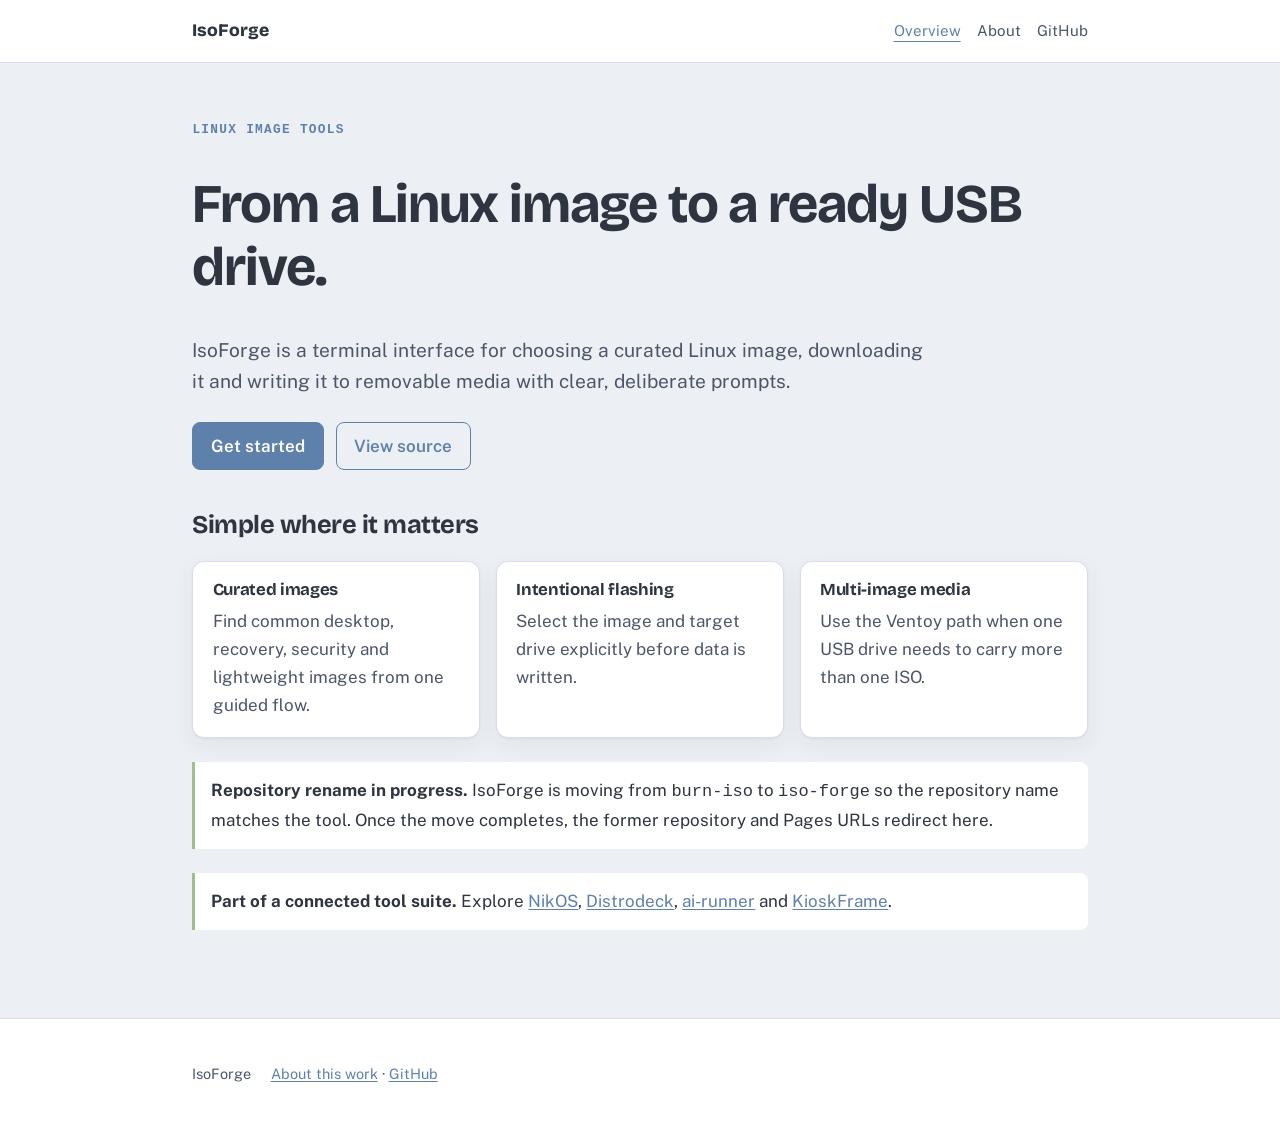
<file: site/index.html>
<!doctype html><html lang="en"><head><meta charset="utf-8"><meta name="viewport" content="width=device-width,initial-scale=1"><meta name="description" content="IsoForge downloads and safely writes Linux ISO images to USB drives."><title>IsoForge — download and flash Linux images</title><link rel="preconnect" href="https://fonts.googleapis.com"><link rel="preconnect" href="https://fonts.gstatic.com" crossorigin><link href="https://fonts.googleapis.com/css2?family=Bricolage+Grotesque:wght@600;800&family=Public+Sans:wght@400;500;600&display=swap" rel="stylesheet"><link rel="stylesheet" href="style.css"></head><body><a class="skip" href="#main">Skip to content</a><header><div class="wrap"><a class="brand" href="index.html">IsoForge</a><nav><a href="index.html" aria-current="page">Overview</a><a href="about.html">About</a><a href="https://github.com/nikolareljin/iso-forge">GitHub</a></nav></div></header><main id="main"><div class="wrap"><p class="tag">Linux image tools</p><h1>From a Linux image to a ready USB drive.</h1><p class="lede">IsoForge is a terminal interface for choosing a curated Linux image, downloading it and writing it to removable media with clear, deliberate prompts.</p><div class="actions"><a class="btn primary" href="https://github.com/nikolareljin/iso-forge#readme">Get started</a><a class="btn" href="https://github.com/nikolareljin/iso-forge">View source</a></div><h2>Simple where it matters</h2><div class="cards"><article class="card"><h3>Curated images</h3><p>Find common desktop, recovery, security and lightweight images from one guided flow.</p></article><article class="card"><h3>Intentional flashing</h3><p>Select the image and target drive explicitly before data is written.</p></article><article class="card"><h3>Multi-image media</h3><p>Use the Ventoy path when one USB drive needs to carry more than one ISO.</p></article></div><div class="note"><strong>Repository rename in progress.</strong> IsoForge is moving from <code>burn-iso</code> to <code>iso-forge</code> so the repository name matches the tool. Once the move completes, the former repository and Pages URLs redirect here.</div><div class="note"><strong>Part of a connected tool suite.</strong> Explore <a href="https://nikolareljin.github.io/nikos/">NikOS</a>, <a href="https://nikolareljin.github.io/distrodeck/">Distrodeck</a>, <a href="https://nikolareljin.github.io/ai-runner/">ai-runner</a> and <a href="https://nikolareljin.github.io/kiosk-frame/">KioskFrame</a>.</div></div></main><footer><div class="wrap"><span>IsoForge</span><span><a href="about.html">About this work</a> · <a href="https://github.com/nikolareljin/iso-forge">GitHub</a></span></div></footer></body></html>
</file>
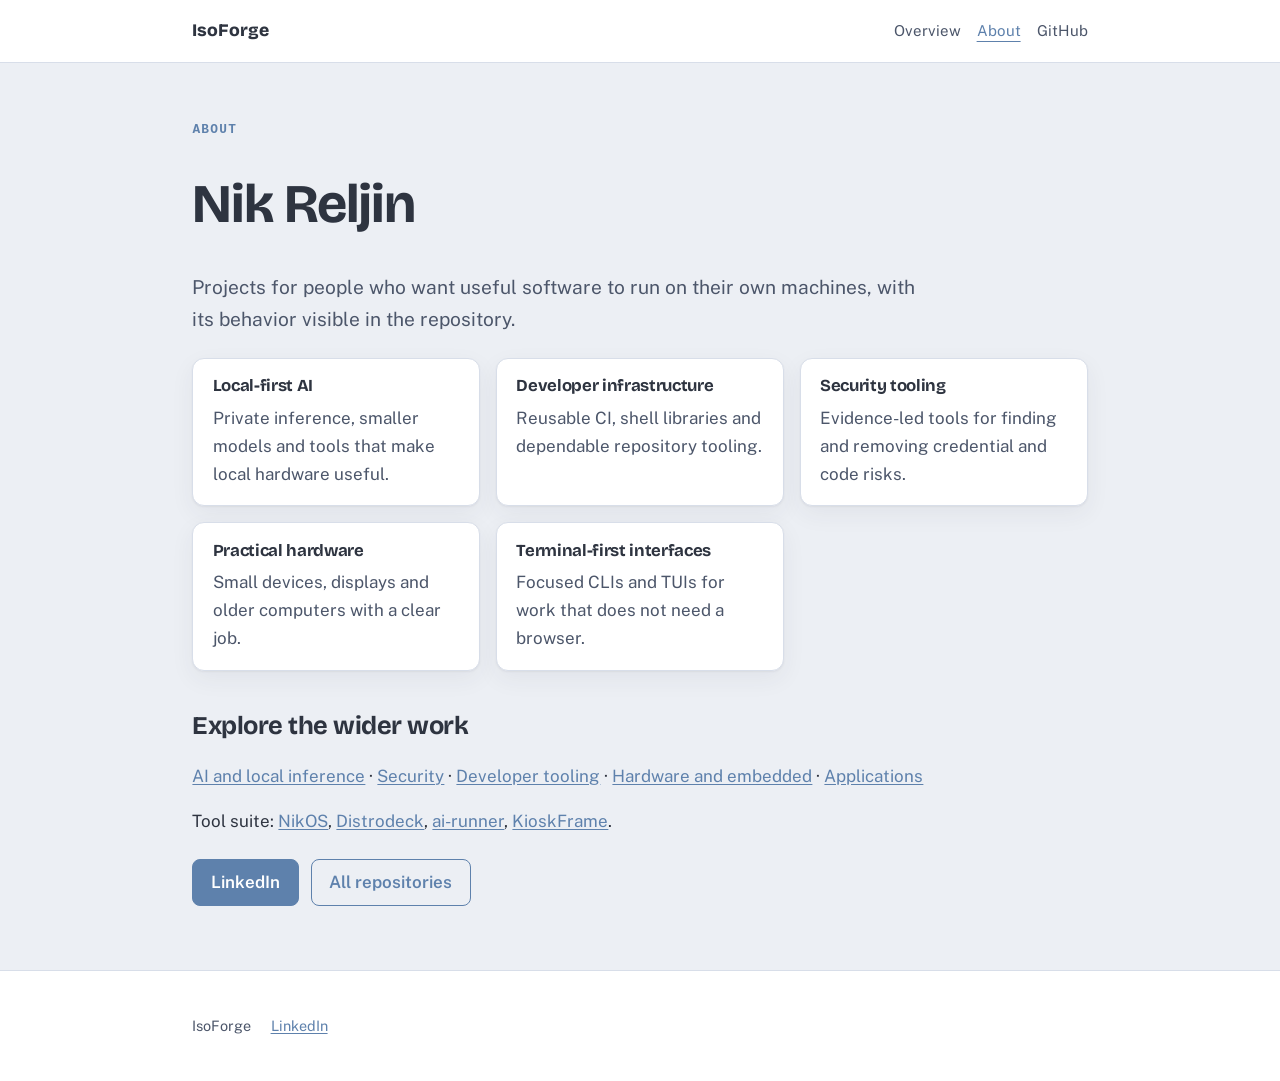
<file: site/about.html>
<!doctype html><html lang="en"><head><meta charset="utf-8"><meta name="viewport" content="width=device-width,initial-scale=1"><meta name="description" content="About Nik Reljin's local-first software projects."><title>About — IsoForge</title><link rel="preconnect" href="https://fonts.googleapis.com"><link rel="preconnect" href="https://fonts.gstatic.com" crossorigin><link href="https://fonts.googleapis.com/css2?family=Bricolage+Grotesque:wght@600;800&family=Public+Sans:wght@400;500;600&display=swap" rel="stylesheet"><link rel="stylesheet" href="style.css"></head><body><a class="skip" href="#main">Skip to content</a><header><div class="wrap"><a class="brand" href="index.html">IsoForge</a><nav><a href="index.html">Overview</a><a href="about.html" aria-current="page">About</a><a href="https://github.com/nikolareljin/iso-forge">GitHub</a></nav></div></header><main id="main"><div class="wrap"><p class="tag">About</p><h1>Nik Reljin</h1><p class="lede">Projects for people who want useful software to run on their own machines, with its behavior visible in the repository.</p><div class="cards"><article class="card"><h3>Local-first AI</h3><p>Private inference, smaller models and tools that make local hardware useful.</p></article><article class="card"><h3>Developer infrastructure</h3><p>Reusable CI, shell libraries and dependable repository tooling.</p></article><article class="card"><h3>Security tooling</h3><p>Evidence-led tools for finding and removing credential and code risks.</p></article><article class="card"><h3>Practical hardware</h3><p>Small devices, displays and older computers with a clear job.</p></article><article class="card"><h3>Terminal-first interfaces</h3><p>Focused CLIs and TUIs for work that does not need a browser.</p></article></div><h2>Explore the wider work</h2><p><a href="https://nikolareljin.github.io/nikos/about.html#ai-and-local-inference">AI and local inference</a> · <a href="https://nikolareljin.github.io/nikos/about.html#security">Security</a> · <a href="https://nikolareljin.github.io/nikos/about.html#developer-tooling">Developer tooling</a> · <a href="https://nikolareljin.github.io/nikos/about.html#hardware-and-embedded">Hardware and embedded</a> · <a href="https://nikolareljin.github.io/nikos/about.html#applications">Applications</a></p><p>Tool suite: <a href="https://nikolareljin.github.io/nikos/">NikOS</a>, <a href="https://nikolareljin.github.io/distrodeck/">Distrodeck</a>, <a href="https://nikolareljin.github.io/ai-runner/">ai-runner</a>, <a href="https://nikolareljin.github.io/kiosk-frame/">KioskFrame</a>.</p><div class="actions"><a class="btn primary" href="https://www.linkedin.com/in/nikolareljin">LinkedIn</a><a class="btn" href="https://github.com/nikolareljin">All repositories</a></div></div></main><footer><div class="wrap"><span>IsoForge</span><span><a href="https://www.linkedin.com/in/nikolareljin">LinkedIn</a></span></div></footer></body></html>
</file>
<file: site/style.css>
:root{--paper:#ECEFF4;--raised:#fff;--ink:#2E3440;--soft:#4C566A;--rule:#D8DEE9;--frost:#5E81AC;--bright:#88C0D0;--green:#A3BE8C;--terminal:#2E3440;--shadow:0 1px 2px rgba(46,52,64,.06),0 8px 24px rgba(46,52,64,.06)}@media(prefers-color-scheme:dark){:root{--paper:#2E3440;--raised:#3B4252;--ink:#ECEFF4;--soft:#C1C9D6;--rule:#434C5E;--frost:#88C0D0;--bright:#8FBCBB;--terminal:#242933;--shadow:0 1px 2px rgba(0,0,0,.3),0 8px 24px rgba(0,0,0,.28)}}*{box-sizing:border-box}body{margin:0;background:var(--paper);color:var(--ink);font:17px/1.65 "Public Sans",system-ui,sans-serif}h1,h2,h3{font-family:"Bricolage Grotesque","Public Sans",sans-serif;line-height:1.15;letter-spacing:-.02em}h1{font-size:clamp(2.2rem,5vw,3.4rem)}h2{margin-top:2.5rem}a{color:var(--frost);text-underline-offset:2px}a:hover{color:var(--bright)}.wrap{max-width:940px;margin:auto;padding:0 1.4rem}header,footer{background:var(--raised);border-color:var(--rule);border-style:solid}header{position:sticky;top:0;z-index:2;border-width:0 0 1px}header .wrap,footer .wrap{display:flex;align-items:center;gap:1.2rem;min-height:62px;flex-wrap:wrap}.brand{font-family:"Bricolage Grotesque",sans-serif;font-size:1.1rem;font-weight:800;color:var(--ink);text-decoration:none}nav{display:flex;gap:1rem;flex-wrap:wrap;margin-left:auto}nav a{color:var(--soft);font-size:.94rem;text-decoration:none}nav a[aria-current=page]{color:var(--frost);text-decoration:underline;text-underline-offset:5px}main{padding:3rem 0 4rem}footer{border-width:1px 0 0;color:var(--soft);font-size:.9rem;padding:1.5rem 0}.lede{font-size:1.2rem;color:var(--soft);max-width:62ch}.tag{font:700 .8rem/1 "JetBrains Mono",monospace;letter-spacing:.1em;text-transform:uppercase;color:var(--frost)}.cards{display:grid;gap:1rem;grid-template-columns:repeat(auto-fit,minmax(220px,1fr));margin-top:1.4rem}.card{background:var(--raised);border:1px solid var(--rule);border-radius:12px;padding:1.1rem 1.2rem;box-shadow:var(--shadow)}.card h3{margin:0 0 .5rem;font-size:1.05rem}.card p{color:var(--soft);margin:0}.actions{display:flex;gap:.75rem;flex-wrap:wrap;margin-top:1.5rem}.btn{padding:.55rem 1.1rem;border:1px solid var(--frost);border-radius:8px;font-weight:600;text-decoration:none}.primary{background:var(--frost);color:var(--raised)}.primary:hover{color:var(--terminal);background:var(--bright)}.note{border-left:3px solid var(--green);background:var(--raised);padding:.9rem 1rem;margin:1.5rem 0;border-radius:0 8px 8px 0}.skip{position:absolute;left:-9999px}.skip:focus{left:1rem;top:1rem;z-index:4;background:var(--raised);padding:.5rem}@media(max-width:620px){body{font-size:16px}nav{width:100%;margin-left:0}main{padding-top:2rem}}
</file>
